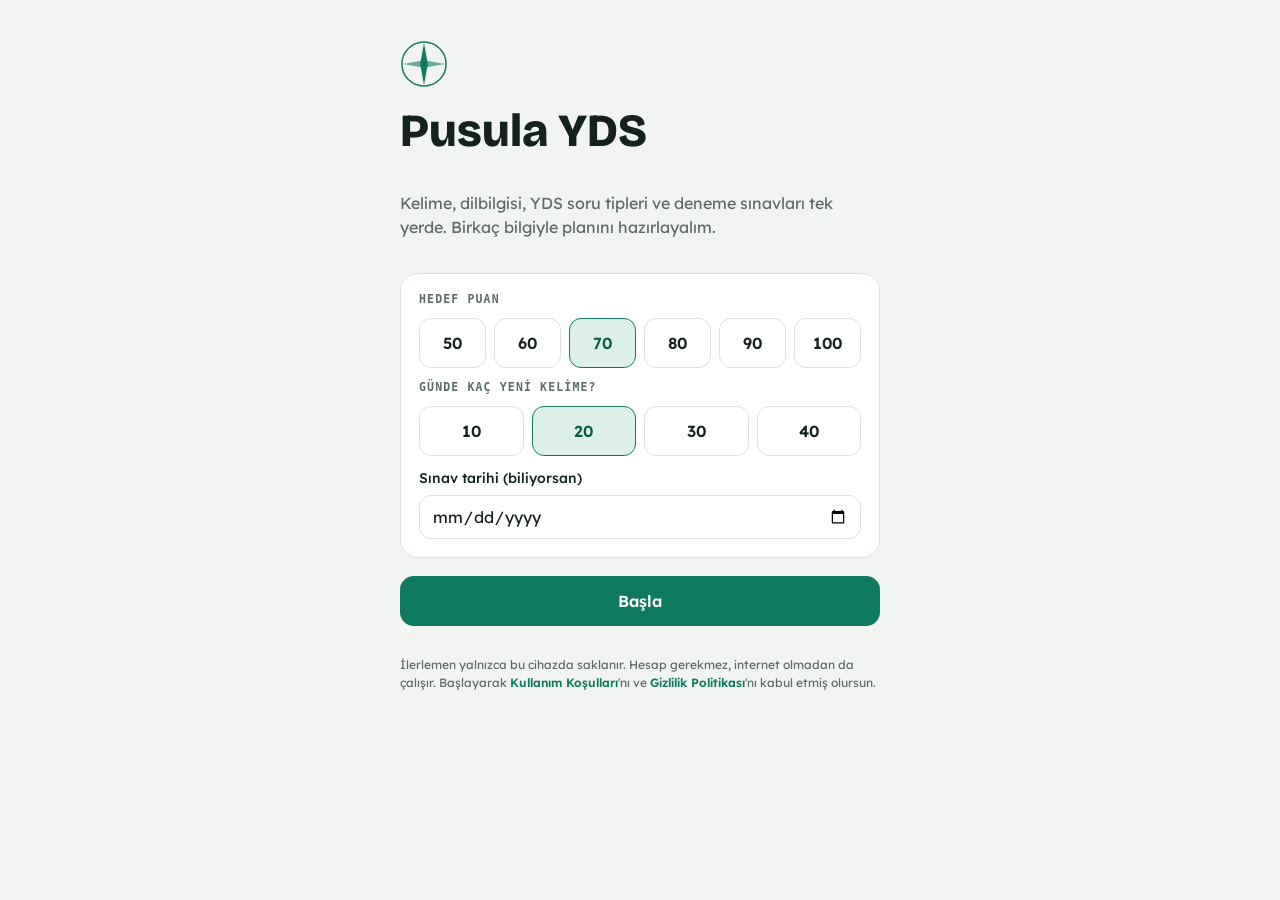
<file: index.html>
<!doctype html>
<html lang="tr">
<head>
<meta charset="utf-8">
<meta name="viewport" content="width=device-width,initial-scale=1,viewport-fit=cover">
<title>Pusula YDS</title>
<meta name="description" content="YDS'ye hazırlık: kelime kartları, soru tipleri, okuma parçaları ve deneme sınavları.">
<meta name="theme-color" content="#0E7A5F">
<link rel="manifest" href="manifest.webmanifest">
<link rel="icon" href="icons/icon-192.png" type="image/png">
<link rel="apple-touch-icon" href="icons/apple-touch-icon.png">
<link rel="preconnect" href="https://fonts.googleapis.com">
<link rel="preconnect" href="https://fonts.gstatic.com" crossorigin>
<link rel="stylesheet" href="https://fonts.googleapis.com/css2?family=Bricolage+Grotesque:opsz,wght@12..96,600;12..96,800&family=Lexend:wght@300;400;500;600&display=swap">
<link rel="stylesheet" href="styles.css">
</head>
<body>
<div id="app"><div class="onb"><h1>Pusula YDS</h1><p>Yükleniyor…</p></div></div>
<script src="app.js"></script>
</body>
</html>
</file>
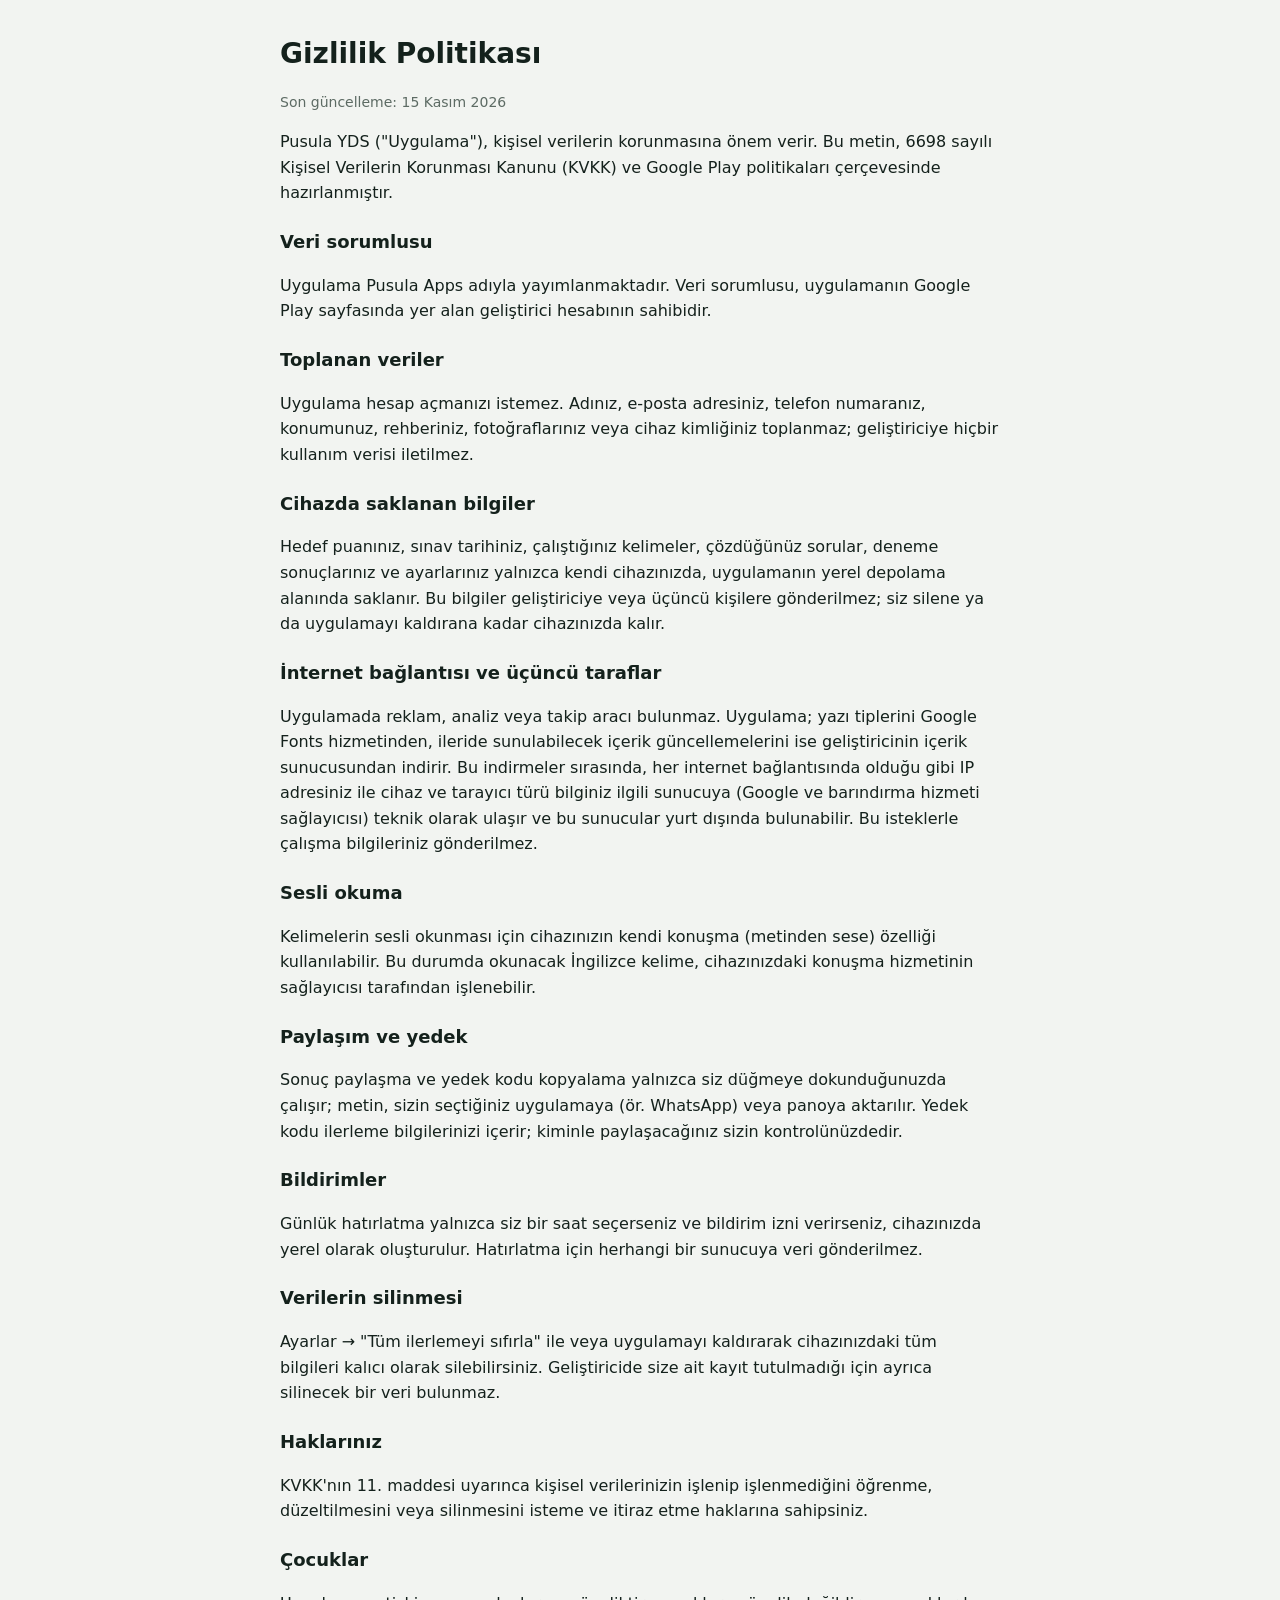
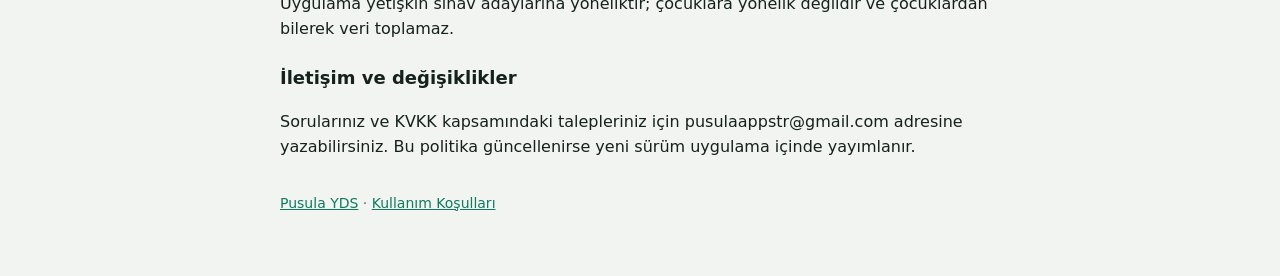
<file: gizlilik.html>
<!doctype html>
<html lang="tr"><head><meta charset="utf-8"><meta name="viewport" content="width=device-width,initial-scale=1">
<title>Gizlilik Politikası · Pusula YDS</title><meta name="theme-color" content="#0E7A5F"><link rel="icon" href="icons/icon-192.png">
<style>body{margin:0;background:#F2F4F1;color:#14211C;font:16px/1.6 system-ui,-apple-system,"Segoe UI",sans-serif}main{max-width:720px;margin:0 auto;padding:32px 16px 48px}h1{font-size:28px;margin:0 0 4px}h3{font-size:18px;margin:22px 0 4px}.small{font-size:14px}.muted{color:#5D6B64}a{color:#0E7A5F}
@media (prefers-color-scheme:dark){body{background:#0D1412;color:#E6EEEA}.muted{color:#97A8A0}a{color:#4FCFA6}}</style></head>
<body><main><h1>Gizlilik Politikası</h1><p class="small muted">Son güncelleme: 15 Kasım 2026</p>
    <p>Pusula YDS ("Uygulama"), kişisel verilerin korunmasına önem verir. Bu metin, 6698 sayılı Kişisel Verilerin Korunması Kanunu (KVKK) ve Google Play politikaları çerçevesinde hazırlanmıştır.</p>
    <h3>Veri sorumlusu</h3><p>Uygulama Pusula Apps adıyla yayımlanmaktadır. Veri sorumlusu, uygulamanın Google Play sayfasında yer alan geliştirici hesabının sahibidir.</p>
    <h3>Toplanan veriler</h3><p>Uygulama hesap açmanızı istemez. Adınız, e-posta adresiniz, telefon numaranız, konumunuz, rehberiniz, fotoğraflarınız veya cihaz kimliğiniz toplanmaz; geliştiriciye hiçbir kullanım verisi iletilmez.</p>
    <h3>Cihazda saklanan bilgiler</h3><p>Hedef puanınız, sınav tarihiniz, çalıştığınız kelimeler, çözdüğünüz sorular, deneme sonuçlarınız ve ayarlarınız yalnızca kendi cihazınızda, uygulamanın yerel depolama alanında saklanır. Bu bilgiler geliştiriciye veya üçüncü kişilere gönderilmez; siz silene ya da uygulamayı kaldırana kadar cihazınızda kalır.</p>
    <h3>İnternet bağlantısı ve üçüncü taraflar</h3><p>Uygulamada reklam, analiz veya takip aracı bulunmaz. Uygulama; yazı tiplerini Google Fonts hizmetinden, ileride sunulabilecek içerik güncellemelerini ise geliştiricinin içerik sunucusundan indirir. Bu indirmeler sırasında, her internet bağlantısında olduğu gibi IP adresiniz ile cihaz ve tarayıcı türü bilginiz ilgili sunucuya (Google ve barındırma hizmeti sağlayıcısı) teknik olarak ulaşır ve bu sunucular yurt dışında bulunabilir. Bu isteklerle çalışma bilgileriniz gönderilmez.</p>
    <h3>Sesli okuma</h3><p>Kelimelerin sesli okunması için cihazınızın kendi konuşma (metinden sese) özelliği kullanılabilir. Bu durumda okunacak İngilizce kelime, cihazınızdaki konuşma hizmetinin sağlayıcısı tarafından işlenebilir.</p>
    <h3>Paylaşım ve yedek</h3><p>Sonuç paylaşma ve yedek kodu kopyalama yalnızca siz düğmeye dokunduğunuzda çalışır; metin, sizin seçtiğiniz uygulamaya (ör. WhatsApp) veya panoya aktarılır. Yedek kodu ilerleme bilgilerinizi içerir; kiminle paylaşacağınız sizin kontrolünüzdedir.</p>
    <h3>Bildirimler</h3><p>Günlük hatırlatma yalnızca siz bir saat seçerseniz ve bildirim izni verirseniz, cihazınızda yerel olarak oluşturulur. Hatırlatma için herhangi bir sunucuya veri gönderilmez.</p>
    <h3>Verilerin silinmesi</h3><p>Ayarlar → "Tüm ilerlemeyi sıfırla" ile veya uygulamayı kaldırarak cihazınızdaki tüm bilgileri kalıcı olarak silebilirsiniz. Geliştiricide size ait kayıt tutulmadığı için ayrıca silinecek bir veri bulunmaz.</p>
    <h3>Haklarınız</h3><p>KVKK'nın 11. maddesi uyarınca kişisel verilerinizin işlenip işlenmediğini öğrenme, düzeltilmesini veya silinmesini isteme ve itiraz etme haklarına sahipsiniz.</p>
    <h3>Çocuklar</h3><p>Uygulama yetişkin sınav adaylarına yöneliktir; çocuklara yönelik değildir ve çocuklardan bilerek veri toplamaz.</p>
    <h3>İletişim ve değişiklikler</h3><p>Sorularınız ve KVKK kapsamındaki talepleriniz için pusulaappstr@gmail.com adresine yazabilirsiniz. Bu politika güncellenirse yeni sürüm uygulama içinde yayımlanır.</p><p class="small muted" style="margin-top:32px"><a href="./">Pusula YDS</a> · <a href="kosullar.html">Kullanım Koşulları</a></p></main></body></html>
</file>
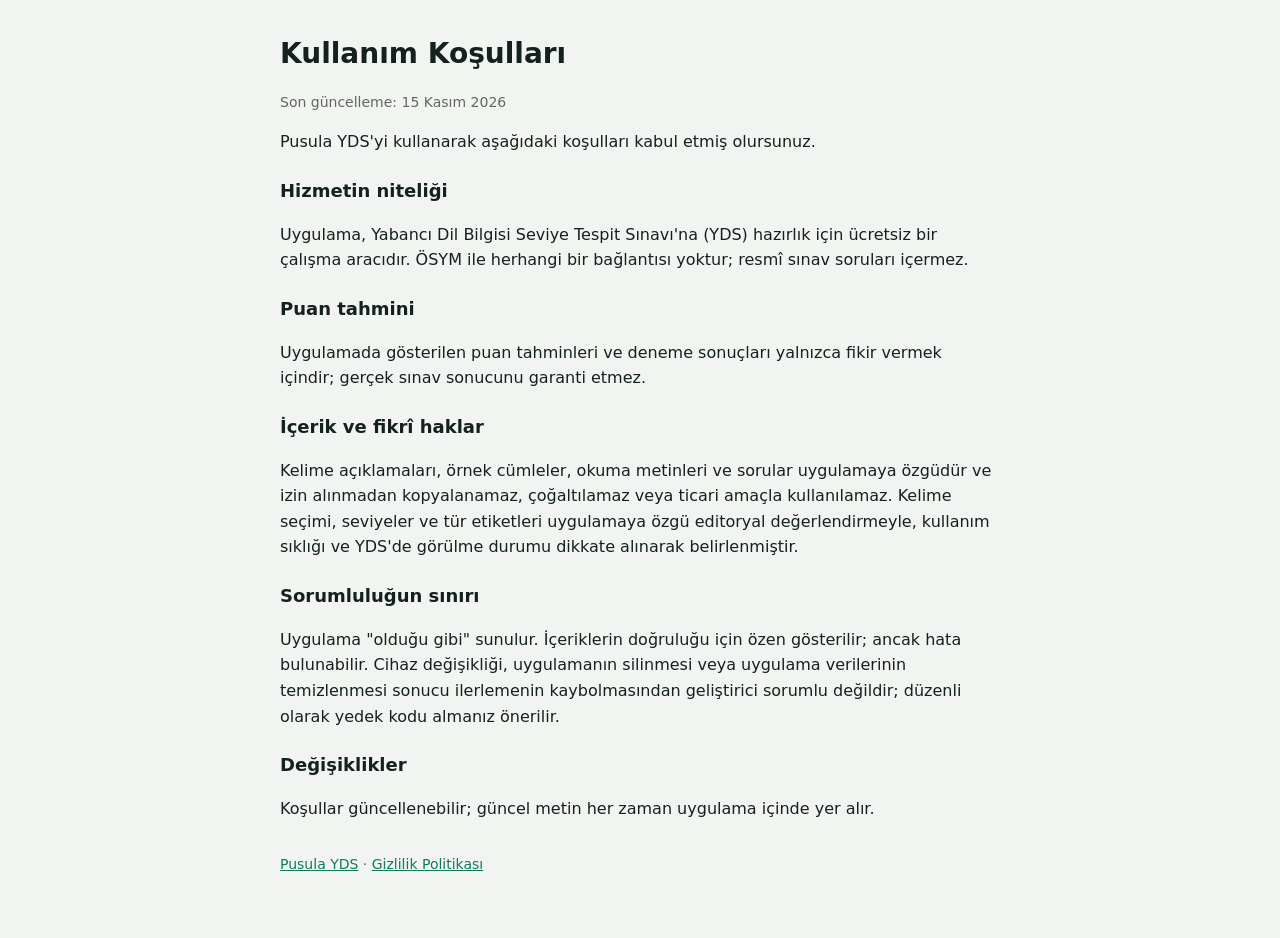
<file: kosullar.html>
<!doctype html>
<html lang="tr"><head><meta charset="utf-8"><meta name="viewport" content="width=device-width,initial-scale=1">
<title>Kullanım Koşulları · Pusula YDS</title><meta name="theme-color" content="#0E7A5F"><link rel="icon" href="icons/icon-192.png">
<style>body{margin:0;background:#F2F4F1;color:#14211C;font:16px/1.6 system-ui,-apple-system,"Segoe UI",sans-serif}main{max-width:720px;margin:0 auto;padding:32px 16px 48px}h1{font-size:28px;margin:0 0 4px}h3{font-size:18px;margin:22px 0 4px}.small{font-size:14px}.muted{color:#5D6B64}a{color:#0E7A5F}
@media (prefers-color-scheme:dark){body{background:#0D1412;color:#E6EEEA}.muted{color:#97A8A0}a{color:#4FCFA6}}</style></head>
<body><main><h1>Kullanım Koşulları</h1><p class="small muted">Son güncelleme: 15 Kasım 2026</p>
    <p>Pusula YDS'yi kullanarak aşağıdaki koşulları kabul etmiş olursunuz.</p>
    <h3>Hizmetin niteliği</h3><p>Uygulama, Yabancı Dil Bilgisi Seviye Tespit Sınavı'na (YDS) hazırlık için ücretsiz bir çalışma aracıdır. ÖSYM ile herhangi bir bağlantısı yoktur; resmî sınav soruları içermez.</p>
    <h3>Puan tahmini</h3><p>Uygulamada gösterilen puan tahminleri ve deneme sonuçları yalnızca fikir vermek içindir; gerçek sınav sonucunu garanti etmez.</p>
    <h3>İçerik ve fikrî haklar</h3><p>Kelime açıklamaları, örnek cümleler, okuma metinleri ve sorular uygulamaya özgüdür ve izin alınmadan kopyalanamaz, çoğaltılamaz veya ticari amaçla kullanılamaz. Kelime seçimi, seviyeler ve tür etiketleri uygulamaya özgü editoryal değerlendirmeyle, kullanım sıklığı ve YDS'de görülme durumu dikkate alınarak belirlenmiştir.</p>
    <h3>Sorumluluğun sınırı</h3><p>Uygulama "olduğu gibi" sunulur. İçeriklerin doğruluğu için özen gösterilir; ancak hata bulunabilir. Cihaz değişikliği, uygulamanın silinmesi veya uygulama verilerinin temizlenmesi sonucu ilerlemenin kaybolmasından geliştirici sorumlu değildir; düzenli olarak yedek kodu almanız önerilir.</p>
    <h3>Değişiklikler</h3><p>Koşullar güncellenebilir; güncel metin her zaman uygulama içinde yer alır.</p><p class="small muted" style="margin-top:32px"><a href="./">Pusula YDS</a> · <a href="gizlilik.html">Gizlilik Politikası</a></p></main></body></html>
</file>
<file: styles.css>
/* Pusula YDS — app shell: top bar, scrolling content column (max 720px), fixed bottom tab bar. */
:root{
  --bg:#F2F4F1; --surface:#FFFFFF; --surface-2:#F7F8F5; --ink:#14211C; --muted:#5D6B64; --line:#DCE2DD;
  --brand:#0E7A5F; --brand-ink:#FFFFFF; --brand-soft:#DDF0E8; --brand-deep:#0A5A46;
  --needle:#D9482B; --needle-soft:#FBE4DD;
  --good:#1F7A45; --good-soft:#E0F2E6; --bad:#C23A2C; --bad-soft:#FBE6E3; --mid:#A86400; --mid-soft:#FBEFD8;
  --l1:#6A7670; --l2:#1F7A45; --l3:#A86400; --l4:#B3305A; --l5:#5B3FB0;
  --display:"Bricolage Grotesque","Segoe UI",system-ui,sans-serif;
  --body:"Lexend","Segoe UI",system-ui,-apple-system,sans-serif;
  --mono:ui-monospace,"SF Mono",Menlo,Consolas,monospace;
  --r:18px; --nav-h:64px;
}
@media (prefers-color-scheme: dark){:root:not([data-theme="light"]){
  --bg:#0D1412; --surface:#151F1C; --surface-2:#1A2622; --ink:#E6EEEA; --muted:#97A8A0; --line:#273632;
  --brand:#4FCFA6; --brand-ink:#0D1412; --brand-soft:#173A30; --brand-deep:#7FE0C0;
  --needle:#FF8A6E; --needle-soft:#3B2019;
  --good:#6FD39A; --good-soft:#173324; --bad:#FF8A7E; --bad-soft:#3A1F1D; --mid:#F2B85B; --mid-soft:#3A2D16;
  --l1:#97A8A0; --l2:#6FD39A; --l3:#F2B85B; --l4:#FF8FB0; --l5:#B9A6FF; color-scheme:dark}}
:root[data-theme="dark"]{
  --bg:#0D1412; --surface:#151F1C; --surface-2:#1A2622; --ink:#E6EEEA; --muted:#97A8A0; --line:#273632;
  --brand:#4FCFA6; --brand-ink:#0D1412; --brand-soft:#173A30; --brand-deep:#7FE0C0;
  --needle:#FF8A6E; --needle-soft:#3B2019;
  --good:#6FD39A; --good-soft:#173324; --bad:#FF8A7E; --bad-soft:#3A1F1D; --mid:#F2B85B; --mid-soft:#3A2D16;
  --l1:#97A8A0; --l2:#6FD39A; --l3:#F2B85B; --l4:#FF8FB0; --l5:#B9A6FF; color-scheme:dark}
:root[data-theme="light"]{color-scheme:light}

*{box-sizing:border-box;-webkit-tap-highlight-color:transparent}
html,body{height:100%}
body{background:var(--bg);color:var(--ink);font-family:var(--body);font-size:16px;line-height:1.5;margin:0}
button{font:inherit;color:inherit}
button:focus-visible,input:focus-visible,select:focus-visible,textarea:focus-visible,[tabindex]:focus-visible{outline:3px solid var(--brand);outline-offset:2px}
h1,h2,h3{font-family:var(--display);line-height:1.1;margin:0;text-wrap:balance}

.shell{min-height:100%;display:flex;flex-direction:column}
.top{position:sticky;top:env(safe-area-inset-top,0px);z-index:5;background:var(--bg);border-bottom:1px solid var(--line)}
body::before{content:"";position:fixed;inset:0 0 auto;height:env(safe-area-inset-top,0px);z-index:10;background:var(--bg)}
.top-in{max-width:720px;margin:0 auto;display:flex;align-items:center;gap:10px;padding-block:10px;padding-left:max(16px,env(safe-area-inset-left,0px));padding-right:max(16px,env(safe-area-inset-right,0px));min-height:56px}
.top h1{font-size:20px;font-weight:800;flex:1;min-width:0;white-space:nowrap;overflow:hidden;text-overflow:ellipsis}
.brandmark{display:flex;align-items:center;gap:8px}
.iconbtn{width:40px;height:40px;border-radius:12px;border:1px solid var(--line);background:var(--surface);display:grid;place-items:center;cursor:pointer;flex:none}
.iconbtn svg{width:20px;height:20px}
main{flex:1;width:100%;max-width:720px;margin:0 auto;padding-block:16px calc(var(--nav-h) + 28px + env(safe-area-inset-bottom,0px));padding-left:max(16px,env(safe-area-inset-left,0px));padding-right:max(16px,env(safe-area-inset-right,0px));display:flex;flex-direction:column;gap:16px}

nav.tabs{position:fixed;left:0;right:0;bottom:0;z-index:6;background:var(--surface);border-top:1px solid var(--line);padding-bottom:env(safe-area-inset-bottom,0px);padding-left:env(safe-area-inset-left,0px);padding-right:env(safe-area-inset-right,0px)}
nav.tabs .in{max-width:720px;margin:0 auto;display:grid;grid-template-columns:repeat(5,minmax(0,1fr));height:var(--nav-h)}
nav.tabs button{border:0;background:none;padding:0;min-width:0;display:flex;flex-direction:column;align-items:center;justify-content:center;gap:3px;font-size:11.5px;font-weight:500;color:var(--muted);cursor:pointer}
nav.tabs button svg{width:22px;height:22px}
nav.tabs button[aria-current="page"]{color:var(--brand)}
nav.tabs button[aria-current="page"] .pill{background:var(--brand-soft)}
nav.tabs .pill{padding:3px 16px;border-radius:999px;display:grid;place-items:center}

.card{background:var(--surface);border:1px solid var(--line);border-radius:var(--r);padding:18px}
.stack{display:flex;flex-direction:column;gap:12px}
.row{display:flex;gap:10px;align-items:center;flex-wrap:wrap}
.between{justify-content:space-between}
.grid2{display:grid;grid-template-columns:repeat(2,minmax(0,1fr));gap:12px}
.muted{color:var(--muted)} .small{font-size:13.5px} .tiny{font-size:12px}
.eyebrow{font:600 11.5px var(--mono);letter-spacing:.1em;text-transform:uppercase;color:var(--muted)}
.num{font-variant-numeric:tabular-nums}
.sec{font-size:19px;font-weight:700;display:flex;align-items:baseline;justify-content:space-between;gap:10px;margin-top:6px}
.sec small{font:500 13px var(--body);color:var(--muted)}

.btn{border:0;border-radius:14px;padding:13px 18px;font-weight:600;cursor:pointer;background:var(--brand);color:var(--brand-ink);display:inline-flex;align-items:center;justify-content:center;gap:8px;text-align:center}
.btn.block{width:100%}
.btn.soft{background:var(--brand-soft);color:var(--brand-deep)}
.btn.ghost{background:transparent;border:1.5px solid var(--line);color:var(--ink)}
.btn.danger{background:var(--bad-soft);color:var(--bad)}
.btn:disabled{opacity:.5;cursor:default}
.link{border:0;background:none;color:var(--brand);font-weight:600;cursor:pointer;padding:4px 0}

.chips{display:flex;flex-wrap:wrap;gap:6px}
.chip{border:1.5px solid var(--line);background:var(--surface);color:var(--muted);font:600 13px var(--body);padding:6px 12px;border-radius:999px;cursor:pointer}
.chip[aria-pressed="true"]{border-color:var(--brand);color:var(--brand-deep);background:var(--brand-soft)}
.lv{font:700 11px var(--mono);letter-spacing:.06em;padding:2px 8px;border-radius:6px;border:1.5px solid currentColor;white-space:nowrap}
.lv1{color:var(--l1)} .lv2{color:var(--l2)} .lv3{color:var(--l3)} .lv4{color:var(--l4)} .lv5{color:var(--l5)}
.star{color:var(--needle);font-size:13px;font-weight:700}

/* home */
.hero{background:var(--brand);color:var(--brand-ink);border:0;position:relative;overflow:hidden}
.hero h2{font-size:clamp(24px,5.5vw,30px);font-weight:800}
.hero .muted{color:inherit;opacity:.85}
.hero .countdown{font-family:var(--display);font-weight:800;font-size:clamp(44px,11vw,64px);line-height:1}
.hero svg.rose{position:absolute;right:-30px;top:-30px;width:180px;height:180px;opacity:.16}
.goal{display:grid;grid-template-columns:44px minmax(0,1fr) auto;gap:12px;align-items:center;padding:12px 0;border-top:1px solid var(--line)}
.goal:first-of-type{border-top:0}
.goal .ic{width:44px;height:44px;border-radius:12px;background:var(--brand-soft);color:var(--brand-deep);display:grid;place-items:center}
.goal .ic svg{width:22px;height:22px}
.goal b{display:block;font-weight:600}
.goal.done .ic{background:var(--good-soft);color:var(--good)}
.bar{height:8px;border-radius:4px;background:var(--surface-2);border:1px solid var(--line);overflow:hidden}
.bar i{display:block;height:100%;background:var(--brand);border-radius:4px}
.stat{display:flex;flex-direction:column;gap:2px}
.stat .v{font-family:var(--display);font-weight:800;font-size:28px;line-height:1.1}
.week{display:grid;grid-template-columns:repeat(7,1fr);gap:6px;align-items:end;height:90px}
.week .d{display:flex;flex-direction:column;align-items:center;gap:4px;height:100%;justify-content:flex-end}
.week .col{width:100%;max-width:26px;border-radius:6px 6px 3px 3px;background:var(--brand);min-height:3px}
.week .col.zero{background:var(--line)}
.week .lbl{font-size:11px;color:var(--muted)}

/* word card */
.wcard{min-height:330px;display:flex;flex-direction:column;gap:12px;cursor:pointer;padding:24px clamp(18px,5vw,34px)}
.word{font-family:var(--display);font-weight:800;font-size:clamp(38px,10vw,58px);line-height:1.02;letter-spacing:-.02em;margin-top:auto;overflow-wrap:anywhere}
.pos{font:500 13.5px var(--mono);color:var(--muted)}
.back{display:flex;flex-direction:column;gap:12px;border-top:1px dashed var(--line);padding-top:14px}
.tr{font-size:clamp(19px,4.2vw,24px);font-weight:600;line-height:1.3}
.ex{background:var(--surface-2);border-radius:12px;padding:12px 14px;display:flex;flex-direction:column;gap:4px}
.ex .en{font-size:16.5px} .ex .t{color:var(--muted);font-size:15px}
.speak{width:40px;height:40px;border-radius:50%;border:1px solid var(--line);background:var(--surface-2);display:grid;place-items:center;cursor:pointer;flex:none}
.speak svg{width:18px;height:18px}
.answers{display:grid;grid-template-columns:repeat(3,1fr);gap:10px}
.answers button{border:0;border-radius:14px;padding:13px 6px;font-weight:600;cursor:pointer;display:flex;flex-direction:column;align-items:center;gap:1px}
.answers small{font-weight:400;font-size:11.5px;opacity:.85}
.a-bad{background:var(--bad-soft);color:var(--bad)} .a-mid{background:var(--mid-soft);color:var(--mid)} .a-good{background:var(--good-soft);color:var(--good)}
.fav{border:0;background:none;cursor:pointer;color:var(--muted);padding:4px;display:grid;place-items:center}
.fav[aria-pressed="true"]{color:var(--needle)}
.fav svg{width:22px;height:22px}

/* list */
.list{display:flex;flex-direction:column;background:var(--surface);border:1px solid var(--line);border-radius:var(--r);overflow:hidden}
.li{display:grid;grid-template-columns:auto minmax(0,1fr) auto;gap:4px 12px;padding:12px 16px;border-top:1px solid var(--line);align-items:center;cursor:pointer;text-align:left;background:none;border-left:0;border-right:0;border-bottom:0;width:100%}
.li:first-child{border-top:0}
.li .w{font-weight:600} .li .t{color:var(--muted);overflow-wrap:anywhere}
.li .x{grid-column:1/-1;display:flex;flex-direction:column;gap:3px;font-size:14px;padding-top:4px}
.dot{width:9px;height:9px;border-radius:50%;background:var(--line)}
.dot.s1{background:var(--bad)} .dot.s2{background:var(--mid)} .dot.s3{background:var(--good)}
input[type=search],input[type=text],input[type=date],input[type=time],select,textarea{min-width:0;max-width:100%;font:400 16px var(--body);color:var(--ink);background:var(--surface);border:1.5px solid var(--line);border-radius:12px;padding:10px 12px;width:100%}
textarea{font:13px var(--mono);min-height:120px}
label.field{display:flex;flex-direction:column;gap:6px;font-weight:500;font-size:14px}

/* practice tiles */
.tiles{display:grid;grid-template-columns:repeat(2,minmax(0,1fr));gap:10px}
.tile{background:var(--surface);border:1px solid var(--line);border-radius:16px;padding:14px;text-align:left;cursor:pointer;display:flex;flex-direction:column;gap:6px;min-height:118px}
.tile:hover{border-color:var(--brand)}
.tile .ti{width:34px;height:34px;border-radius:10px;background:var(--brand-soft);color:var(--brand-deep);display:grid;place-items:center}
.tile .ti svg{width:18px;height:18px}
.tile b{font-weight:600;line-height:1.25}
.tile .m{font-size:12.5px;color:var(--muted);margin-top:auto}

/* question */
.qhead{display:flex;justify-content:space-between;align-items:center;gap:10px}
.qprog{flex:1}
.qtext{font-size:17.5px;line-height:1.55;white-space:pre-line}
.passage{font-size:17px;line-height:1.75;background:var(--surface-2);border-radius:14px;padding:14px 16px}
.passage .blank{font:700 13px var(--mono);background:var(--brand-soft);color:var(--brand-deep);padding:1px 6px;border-radius:6px}
.passage .blank.cur{background:var(--needle);color:#fff}
.opts{display:flex;flex-direction:column;gap:8px}
.opt{display:flex;gap:12px;align-items:flex-start;text-align:left;border:1.5px solid var(--line);background:var(--surface);border-radius:14px;padding:12px 14px;cursor:pointer;font-size:15.5px;line-height:1.45}
.opt:hover:not(:disabled){border-color:var(--brand)}
.opt:disabled{cursor:default}
.opt span:last-child{min-width:0;overflow-wrap:anywhere}
.opt .ol{font:700 13px var(--mono);color:var(--muted);min-width:18px;padding-top:2px}
.opt.sel{border-color:var(--brand);background:var(--brand-soft)}
.opt.right{border-color:var(--good);background:var(--good-soft)} .opt.right .ol{color:var(--good)}
.opt.wrong{border-color:var(--bad);background:var(--bad-soft)} .opt.wrong .ol{color:var(--bad)}
.expl{background:var(--brand-soft);border-radius:14px;padding:12px 16px;font-size:15px}
.expl b{display:block;margin-bottom:2px}
.result-big{font-family:var(--display);font-weight:800;font-size:clamp(52px,14vw,76px);line-height:1}

/* reading */
.rtext{font-size:clamp(17px,2.6vw,19px);line-height:1.8}
.rtext .w{cursor:pointer;border-radius:4px}
.rtext .hl{color:var(--brand-deep);font-weight:500;text-decoration:underline;text-decoration-color:var(--brand-soft);text-decoration-thickness:3px;text-underline-offset:4px}
.rtext .w.on{background:var(--brand-soft)}
.pop{background:var(--brand-soft);border-radius:14px;padding:12px 16px;display:flex;flex-wrap:wrap;gap:6px 12px;align-items:center}
.pop .pw{font-family:var(--display);font-weight:800;font-size:21px}
.pairs .pair{padding:10px 0;border-top:1px solid var(--line);display:flex;flex-direction:column;gap:2px}
.pairs .pair:first-child{border-top:0}
.pairs .en{color:var(--muted);font-size:14.5px}
.kc{display:inline-block;background:var(--surface-2);border:1px solid var(--line);border-radius:10px;padding:5px 10px;font-size:14px;margin:0 6px 6px 0}

/* exam */
.qgrid{display:grid;grid-template-columns:repeat(auto-fill,minmax(40px,1fr));gap:6px}
.qgrid button{height:38px;border-radius:10px;border:1.5px solid var(--line);background:var(--surface);font:600 13px var(--mono);cursor:pointer}
.qgrid button.ans{background:var(--brand-soft);border-color:var(--brand)}
.qgrid button.cur{outline:2.5px solid var(--needle);outline-offset:1px}
.qgrid button.r{background:var(--good-soft);border-color:var(--good)} .qgrid button.w{background:var(--bad-soft);border-color:var(--bad)}
.timer{font:700 15px var(--mono);font-variant-numeric:tabular-nums;padding:6px 10px;border-radius:10px;background:var(--surface);border:1px solid var(--line)}
.secrow{display:grid;grid-template-columns:minmax(0,1fr) 70px 56px;gap:10px;align-items:center;font-size:14.5px;padding:8px 0;border-top:1px solid var(--line)}
.secrow:first-child{border-top:0}

/* lesson */
.lesson h3{font-size:18px;margin-bottom:6px}
.lesson p{margin:0 0 8px}
.exl{display:flex;flex-direction:column;gap:6px}
.exl div{background:var(--surface-2);border-radius:10px;padding:8px 12px}
.exl .t{color:var(--muted);font-size:14.5px}
.tip{background:var(--needle-soft);border-radius:14px;padding:14px 16px}
.tip b{color:var(--needle)}

/* sheet / dialog */
.sheet-back{position:fixed;inset:0;background:rgba(0,0,0,.4);z-index:20;display:flex;align-items:flex-end;justify-content:center}
.sheet{background:var(--surface);width:100%;max-width:720px;border-radius:22px 22px 0 0;padding:20px;padding-bottom:calc(20px + env(safe-area-inset-bottom,0px));padding-left:max(20px,env(safe-area-inset-left,0px));padding-right:max(20px,env(safe-area-inset-right,0px));max-height:88vh;overflow:auto;display:flex;flex-direction:column;gap:14px}
.toast{position:fixed;left:50%;transform:translateX(-50%);bottom:calc(var(--nav-h) + 16px + env(safe-area-inset-bottom,0px));background:var(--ink);color:var(--bg);padding:10px 16px;border-radius:12px;font-size:14px;z-index:30;max-width:90vw}

.onb{min-height:100%;display:flex;flex-direction:column;gap:18px;max-width:520px;margin:0 auto;padding-block:40px;padding-left:max(20px,env(safe-area-inset-left,0px));padding-right:max(20px,env(safe-area-inset-right,0px))}
.onb h1{font-size:clamp(34px,8vw,46px);font-weight:800}
.choice{display:grid;grid-template-columns:repeat(4,1fr);gap:8px}
.choice.c3{grid-template-columns:repeat(3,1fr)}
@media (min-width:480px){.choice.c3{grid-template-columns:repeat(6,1fr)}}
.choice button{border:1.5px solid var(--line);background:var(--surface);border-radius:12px;padding:12px 4px;font-weight:600;cursor:pointer}
.choice button[aria-pressed="true"]{border-color:var(--brand);background:var(--brand-soft);color:var(--brand-deep)}
.empty{text-align:center;padding:28px 18px;display:flex;flex-direction:column;gap:10px;align-items:center}

@media (max-width:420px){.tiles{gap:8px}.tile{padding:12px;min-height:110px}.answers button{font-size:14px}nav.tabs button{font-size:10.5px}}
@media (prefers-reduced-motion:no-preference){.opt,.chip,.tile{transition:border-color .12s,background .12s}.wcard{transition:transform .12s}.wcard:active{transform:scale(.995)}}
[hidden]{display:none!important}
.btn svg{width:18px;height:18px;flex:none}
.sec + .goal{border-top:0}
details summary::-webkit-details-marker{color:var(--muted)}
.pop{flex-direction:column;align-items:stretch}
.pop .ps{display:flex;flex-wrap:wrap;gap:6px 12px;align-items:center}
.pop .ps + .ps{border-top:1px solid color-mix(in srgb,var(--brand) 18%,transparent);padding-top:8px}
.pop .ctx{font-size:13px;color:var(--brand-deep);font-weight:600}
.speak.acc{width:auto;border-radius:20px;padding:0 10px;gap:4px;display:inline-flex;align-items:center}
.speak.acc i{font-style:normal;font-size:11px;font-weight:700;letter-spacing:.04em}
.badges{display:grid;grid-template-columns:repeat(auto-fill,minmax(130px,1fr));gap:10px}
.badge{background:var(--surface);border:1px solid var(--line);border-radius:14px;padding:12px;display:flex;flex-direction:column;gap:2px;opacity:.45;filter:grayscale(1)}
.badge.on{opacity:1;filter:none;border-color:var(--brand-soft)}
.badge span{font-size:26px}.badge small{color:var(--muted);font-size:12px}

/* dar ekranlar (≤340px) ve dokunmatik cihazlar */
@media (max-width:340px){nav.tabs .pill{padding:3px 10px}nav.tabs button{font-size:10px}main{padding-left:12px;padding-right:12px}.sheet{padding-left:16px;padding-right:16px}}
@media (hover:none) and (pointer:coarse){.kbd-hint{display:none}}
.lesson.legal h3{font-size:16px;margin-top:6px}.lesson.legal p{font-size:14.5px;overflow-wrap:anywhere}

/* pusula göstergesi */
.gauge{width:100%;max-width:200px;height:auto;margin:2px auto 0;display:block;overflow:visible}
.gauge .g-track{fill:none;stroke:var(--line);stroke-width:9;stroke-linecap:round}
.gauge .g-fill{fill:none;stroke:var(--brand);stroke-width:9;stroke-linecap:round}
.gauge .g-target{stroke:var(--needle);stroke-width:3;stroke-linecap:round}
.gauge .g-needle{transform-origin:60px 60px;transform-box:view-box}
.gauge .g-needle path{fill:var(--needle)}
.gauge .g-hub{fill:var(--ink)}
/* hareket */
@media (prefers-reduced-motion:no-preference){
  @keyframes needleIn{from{transform:rotate(-90deg)}}
  @keyframes fillIn{from{stroke-dasharray:0 157.08}}
  @keyframes popIn{0%{transform:scale(.6);opacity:0}60%{transform:scale(1.18)}100%{transform:scale(1);opacity:1}}
  @keyframes shake{0%,100%{transform:translateX(0)}20%,60%{transform:translateX(-6px)}40%,80%{transform:translateX(6px)}}
  @keyframes rise{from{transform:translateY(8px);opacity:0}}
  .gauge .g-needle{animation:needleIn .9s cubic-bezier(.3,1.4,.5,1) both}
  .gauge .g-fill{animation:fillIn .9s ease-out both}
  .pop{display:inline-block;animation:popIn .5s ease-out both}
  .opt.right{animation:popIn .35s ease-out}
  .opt.wrong{animation:shake .4s ease-in-out}
  .expl,.back{animation:rise .25s ease-out both}
  .badge.on{animation:popIn .45s ease-out both}
  .goal.done .ic{animation:popIn .4s ease-out both}
}
</file>
